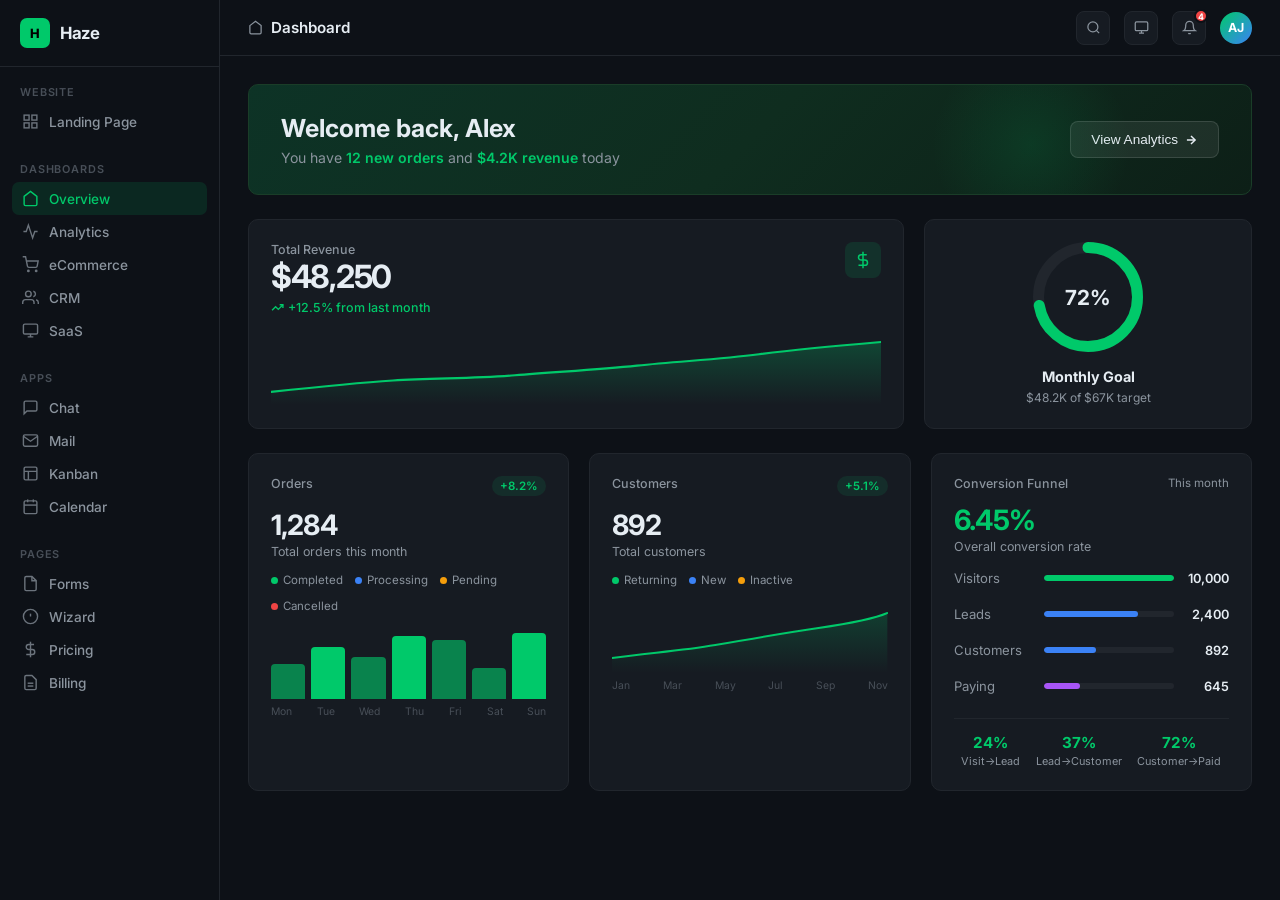
<file: Admin_page/index.html>
<!DOCTYPE html>
<html lang="en">
<head>
  <meta charset="UTF-8" />
  <meta name="viewport" content="width=device-width, initial-scale=1.0"/>
  <title>Haze — Dashboard</title>
  <link rel="stylesheet" href="style.css"/>
</head>
<body>

<!-- ═══════════════ SIDEBAR ═══════════════ -->
<aside class="sidebar">
  <div class="sidebar-logo">
    <div class="logo-icon">H</div>
    Haze
  </div>

  <div class="sidebar-section">
    <div class="sidebar-label">Website</div>
    <a class="nav-item" href="#">
      <svg class="nav-icon" viewBox="0 0 24 24" fill="none" stroke="currentColor" stroke-width="2"><rect x="3" y="3" width="7" height="7"/><rect x="14" y="3" width="7" height="7"/><rect x="14" y="14" width="7" height="7"/><rect x="3" y="14" width="7" height="7"/></svg>
      Landing Page
    </a>
  </div>

  <div class="sidebar-section">
    <div class="sidebar-label">Dashboards</div>
    <a class="nav-item active" href="#">
      <svg class="nav-icon" viewBox="0 0 24 24" fill="none" stroke="currentColor" stroke-width="2"><path d="M3 9l9-7 9 7v11a2 2 0 01-2 2H5a2 2 0 01-2-2z"/></svg>
      Overview
    </a>
    <a class="nav-item" href="#">
      <svg class="nav-icon" viewBox="0 0 24 24" fill="none" stroke="currentColor" stroke-width="2"><polyline points="22 12 18 12 15 21 9 3 6 12 2 12"/></svg>
      Analytics
    </a>
    <a class="nav-item" href="#">
      <svg class="nav-icon" viewBox="0 0 24 24" fill="none" stroke="currentColor" stroke-width="2"><circle cx="9" cy="21" r="1"/><circle cx="20" cy="21" r="1"/><path d="M1 1h4l2.68 13.39a2 2 0 002 1.61h9.72a2 2 0 002-1.61l1.38-7.39H6"/></svg>
      eCommerce
    </a>
    <a class="nav-item" href="#">
      <svg class="nav-icon" viewBox="0 0 24 24" fill="none" stroke="currentColor" stroke-width="2"><path d="M17 21v-2a4 4 0 00-4-4H5a4 4 0 00-4 4v2"/><circle cx="9" cy="7" r="4"/><path d="M23 21v-2a4 4 0 00-3-3.87"/><path d="M16 3.13a4 4 0 010 7.75"/></svg>
      CRM
    </a>
    <a class="nav-item" href="#">
      <svg class="nav-icon" viewBox="0 0 24 24" fill="none" stroke="currentColor" stroke-width="2"><rect x="2" y="3" width="20" height="14" rx="2"/><path d="M8 21h8M12 17v4"/></svg>
      SaaS
    </a>
  </div>

  <div class="sidebar-section">
    <div class="sidebar-label">Apps</div>
    <a class="nav-item" href="#">
      <svg class="nav-icon" viewBox="0 0 24 24" fill="none" stroke="currentColor" stroke-width="2"><path d="M21 15a2 2 0 01-2 2H7l-4 4V5a2 2 0 012-2h14a2 2 0 012 2z"/></svg>
      Chat
    </a>
    <a class="nav-item" href="#">
      <svg class="nav-icon" viewBox="0 0 24 24" fill="none" stroke="currentColor" stroke-width="2"><path d="M4 4h16c1.1 0 2 .9 2 2v12c0 1.1-.9 2-2 2H4c-1.1 0-2-.9-2-2V6c0-1.1.9-2 2-2z"/><polyline points="22,6 12,13 2,6"/></svg>
      Mail
    </a>
    <a class="nav-item" href="#">
      <svg class="nav-icon" viewBox="0 0 24 24" fill="none" stroke="currentColor" stroke-width="2"><rect x="3" y="3" width="18" height="18" rx="2"/><path d="M3 9h18M9 21V9"/></svg>
      Kanban
    </a>
    <a class="nav-item" href="#">
      <svg class="nav-icon" viewBox="0 0 24 24" fill="none" stroke="currentColor" stroke-width="2"><rect x="3" y="4" width="18" height="18" rx="2"/><line x1="16" y1="2" x2="16" y2="6"/><line x1="8" y1="2" x2="8" y2="6"/><line x1="3" y1="10" x2="21" y2="10"/></svg>
      Calendar
    </a>
  </div>

  <div class="sidebar-section">
    <div class="sidebar-label">Pages</div>
    <a class="nav-item" href="#">
      <svg class="nav-icon" viewBox="0 0 24 24" fill="none" stroke="currentColor" stroke-width="2"><path d="M14 2H6a2 2 0 00-2 2v16a2 2 0 002 2h12a2 2 0 002-2V8z"/><polyline points="14 2 14 8 20 8"/></svg>
      Forms
    </a>
    <a class="nav-item" href="#">
      <svg class="nav-icon" viewBox="0 0 24 24" fill="none" stroke="currentColor" stroke-width="2"><circle cx="12" cy="12" r="10"/><line x1="12" y1="8" x2="12" y2="12"/><line x1="12" y1="16" x2="12.01" y2="16"/></svg>
      Wizard
    </a>
    <a class="nav-item" href="#">
      <svg class="nav-icon" viewBox="0 0 24 24" fill="none" stroke="currentColor" stroke-width="2"><line x1="12" y1="1" x2="12" y2="23"/><path d="M17 5H9.5a3.5 3.5 0 000 7h5a3.5 3.5 0 010 7H6"/></svg>
      Pricing
    </a>
    <a class="nav-item" href="#">
      <svg class="nav-icon" viewBox="0 0 24 24" fill="none" stroke="currentColor" stroke-width="2"><path d="M14 2H6a2 2 0 00-2 2v16a2 2 0 002 2h12a2 2 0 002-2V8z"/><line x1="16" y1="13" x2="8" y2="13"/><line x1="16" y1="17" x2="8" y2="17"/></svg>
      Billing
    </a>
  </div>
</aside>

<!-- ═══════════════ MAIN ═══════════════ -->
<div class="main">

  <!-- Topbar -->
  <header class="topbar">
    <div class="topbar-title">
      <svg width="15" height="15" viewBox="0 0 24 24" fill="none" stroke="currentColor" stroke-width="2"><path d="M3 9l9-7 9 7v11a2 2 0 01-2 2H5a2 2 0 01-2-2z"/></svg>
      Dashboard
    </div>
    <div class="topbar-right">
      <div class="icon-btn">
        <svg width="15" height="15" viewBox="0 0 24 24" fill="none" stroke="currentColor" stroke-width="2"><circle cx="11" cy="11" r="8"/><line x1="21" y1="21" x2="16.65" y2="16.65"/></svg>
      </div>
      <div class="icon-btn">
        <svg width="15" height="15" viewBox="0 0 24 24" fill="none" stroke="currentColor" stroke-width="2"><rect x="2" y="3" width="20" height="14" rx="2"/><path d="M8 21h8M12 17v4"/></svg>
      </div>
      <div class="icon-btn badge-wrap">
        <svg width="15" height="15" viewBox="0 0 24 24" fill="none" stroke="currentColor" stroke-width="2"><path d="M18 8A6 6 0 006 8c0 7-3 9-3 9h18s-3-2-3-9"/><path d="M13.73 21a2 2 0 01-3.46 0"/></svg>
        <span class="badge">4</span>
      </div>
      <div class="avatar">AJ</div>
    </div>
  </header>

  <!-- Page -->
  <main class="page">

    <!-- Welcome Banner -->
    <section class="welcome-banner">
      <div class="welcome-text">
        <h1>Welcome back, Alex</h1>
        <p>You have <span>12 new orders</span> and <span>$4.2K revenue</span> today</p>
      </div>
      <button class="banner-btn">
        View Analytics
        <svg width="14" height="14" viewBox="0 0 24 24" fill="none" stroke="currentColor" stroke-width="2.5"><line x1="5" y1="12" x2="19" y2="12"/><polyline points="12 5 19 12 12 19"/></svg>
      </button>
    </section>

    <!-- Revenue + Goal -->
    <div class="stats-grid">

      <!-- Revenue card -->
      <div class="card">
        <div class="card-header">
          <div>
            <div class="card-label">Total Revenue</div>
            <div class="card-value">$48,250</div>
            <div class="card-change">
              <svg width="13" height="13" viewBox="0 0 24 24" fill="none" stroke="currentColor" stroke-width="2.5"><polyline points="22 7 13.5 15.5 8.5 10.5 2 17"/><polyline points="16 7 22 7 22 13"/></svg>
              +12.5% from last month
            </div>
          </div>
          <div class="card-icon">
            <svg width="18" height="18" viewBox="0 0 24 24" fill="none" stroke="currentColor" stroke-width="2"><line x1="12" y1="1" x2="12" y2="23"/><path d="M17 5H9.5a3.5 3.5 0 000 7h5a3.5 3.5 0 010 7H6"/></svg>
          </div>
        </div>
        <!-- SVG sparkline -->
        <div class="sparkline-wrap">
          <svg viewBox="0 0 600 80" preserveAspectRatio="none" xmlns="http://www.w3.org/2000/svg">
            <defs>
              <linearGradient id="sparkGrad" x1="0" y1="0" x2="0" y2="1">
                <stop offset="0%" stop-color="#00c96a" stop-opacity=".25"/>
                <stop offset="100%" stop-color="#00c96a" stop-opacity="0"/>
              </linearGradient>
            </defs>
            <path d="M0,65 C40,60 80,55 120,52 C160,49 200,50 240,46 C280,42 320,40 360,35 C400,30 440,28 480,22 C520,16 560,12 600,8"
                  fill="none" stroke="#00c96a" stroke-width="2.5" stroke-linecap="round"/>
            <path d="M0,65 C40,60 80,55 120,52 C160,49 200,50 240,46 C280,42 320,40 360,35 C400,30 440,28 480,22 C520,16 560,12 600,8 L600,80 L0,80 Z"
                  fill="url(#sparkGrad)"/>
          </svg>
        </div>
      </div>

      <!-- Monthly Goal donut -->
      <div class="card donut-card">
        <div class="donut-wrap">
          <svg class="donut-svg" viewBox="0 0 100 100" xmlns="http://www.w3.org/2000/svg">
            <circle class="donut-track" cx="50" cy="50" r="45"/>
            <circle class="donut-fill"  cx="50" cy="50" r="45"/>
          </svg>
          <div class="donut-label">72%</div>
        </div>
        <div class="donut-info">
          <strong>Monthly Goal</strong><br>
          <small>$48.2K of $67K target</small>
        </div>
      </div>
    </div>

    <!-- Orders · Customers · Conversion -->
    <div class="metrics-grid">

      <!-- Orders -->
      <div class="card metric-card">
        <div class="card-header">
          <div class="card-label">Orders</div>
          <span class="metric-badge">+8.2%</span>
        </div>
        <div class="metric-value">1,284</div>
        <div class="metric-desc">Total orders this month</div>

        <div class="legend" style="margin-top:14px;">
          <span class="legend-item"><span class="dot green"></span>Completed</span>
          <span class="legend-item"><span class="dot blue"></span>Processing</span>
          <span class="legend-item"><span class="dot amber"></span>Pending</span>
          <span class="legend-item"><span class="dot red"></span>Cancelled</span>
        </div>

        <div class="bar-chart">
          <div class="bar" style="height:50%"></div>
          <div class="bar active" style="height:75%"></div>
          <div class="bar" style="height:60%"></div>
          <div class="bar active" style="height:90%"></div>
          <div class="bar" style="height:85%"></div>
          <div class="bar" style="height:45%"></div>
          <div class="bar active" style="height:95%"></div>
        </div>
        <div class="bar-labels">
          <span>Mon</span><span>Tue</span><span>Wed</span><span>Thu</span><span>Fri</span><span>Sat</span><span>Sun</span>
        </div>
      </div>

      <!-- Customers -->
      <div class="card metric-card">
        <div class="card-header">
          <div class="card-label">Customers</div>
          <span class="metric-badge">+5.1%</span>
        </div>
        <div class="metric-value">892</div>
        <div class="metric-desc">Total customers</div>

        <div class="legend" style="margin-top:14px;">
          <span class="legend-item"><span class="dot green"></span>Returning</span>
          <span class="legend-item"><span class="dot blue"></span>New</span>
          <span class="legend-item"><span class="dot amber"></span>Inactive</span>
        </div>

        <!-- customer trend line -->
        <div class="sparkline-wrap" style="margin-top:16px;">
          <svg viewBox="0 0 400 70" preserveAspectRatio="none" xmlns="http://www.w3.org/2000/svg">
            <defs>
              <linearGradient id="custGrad" x1="0" y1="0" x2="0" y2="1">
                <stop offset="0%" stop-color="#00c96a" stop-opacity=".2"/>
                <stop offset="100%" stop-color="#00c96a" stop-opacity="0"/>
              </linearGradient>
            </defs>
            <path d="M0,55 C50,50 100,48 150,42 C200,36 250,30 300,25 C350,20 380,16 400,10"
                  fill="none" stroke="#00c96a" stroke-width="2" stroke-linecap="round"/>
            <path d="M0,55 C50,50 100,48 150,42 C200,36 250,30 300,25 C350,20 380,16 400,10 L400,70 L0,70Z"
                  fill="url(#custGrad)"/>
          </svg>
        </div>
        <div class="bar-labels" style="justify-content:space-between;">
          <span>Jan</span><span>Mar</span><span>May</span><span>Jul</span><span>Sep</span><span>Nov</span>
        </div>
      </div>

      <!-- Conversion Funnel -->
      <div class="card metric-card">
        <div class="card-header">
          <div class="card-label">Conversion Funnel</div>
          <span style="font-size:.72rem; color:var(--text-secondary);">This month</span>
        </div>
        <div class="metric-value" style="color:var(--accent);">6.45%</div>
        <div class="metric-desc">Overall conversion rate</div>

        <div style="margin-top:16px; display:flex; flex-direction:column; gap:10px;">
          <div class="funnel-row">
            <span class="funnel-label">Visitors</span>
            <div class="funnel-bar-bg"><div class="funnel-bar-fill" style="width:100%"></div></div>
            <span class="funnel-val">10,000</span>
          </div>
          <div class="funnel-row">
            <span class="funnel-label">Leads</span>
            <div class="funnel-bar-bg"><div class="funnel-bar-fill blue" style="width:72%"></div></div>
            <span class="funnel-val">2,400</span>
          </div>
          <div class="funnel-row">
            <span class="funnel-label">Customers</span>
            <div class="funnel-bar-bg"><div class="funnel-bar-fill blue" style="width:40%"></div></div>
            <span class="funnel-val">892</span>
          </div>
          <div class="funnel-row">
            <span class="funnel-label">Paying</span>
            <div class="funnel-bar-bg"><div class="funnel-bar-fill purple" style="width:28%"></div></div>
            <span class="funnel-val">645</span>
          </div>
        </div>

        <div class="funnel-rates">
          <div class="funnel-rate-item">
            <div class="funnel-rate-pct">24%</div>
            <div class="funnel-rate-lbl">Visit→Lead</div>
          </div>
          <div class="funnel-rate-item">
            <div class="funnel-rate-pct">37%</div>
            <div class="funnel-rate-lbl">Lead→Customer</div>
          </div>
          <div class="funnel-rate-item">
            <div class="funnel-rate-pct">72%</div>
            <div class="funnel-rate-lbl">Customer→Paid</div>
          </div>
        </div>
      </div>

    </div>
    <!-- /metrics-grid -->

  </main>
</div>

</body>
</html>
</file>
<file: Admin_page/style.css>
@import url('https://fonts.googleapis.com/css2?family=Inter:wght@300;400;500;600;700&display=swap');

/* ── Reset & Base ── */
*, *::before, *::after { box-sizing: border-box; margin: 0; padding: 0; }

:root {
  --bg-base:        #0d1117;
  --bg-card:        #161b22;
  --bg-card-hover:  #1c2333;
  --bg-sidebar:     #0d1117;
  --border:         #21262d;
  --accent:         #00c96a;
  --accent-dim:     rgba(0,201,106,.12);
  --accent-blue:    #3b82f6;
  --accent-purple:  #a855f7;
  --accent-amber:   #f59e0b;
  --text-primary:   #e6edf3;
  --text-secondary: #8b949e;
  --text-muted:     #484f58;
  --sidebar-w:      220px;
  --header-h:       56px;
  --radius:         10px;
  --font:           'Inter', sans-serif;
}

body {
  font-family: var(--font);
  background: var(--bg-base);
  color: var(--text-primary);
  min-height: 100vh;
  display: flex;
}

/* ── Sidebar ── */
.sidebar {
  width: var(--sidebar-w);
  background: var(--bg-sidebar);
  border-right: 1px solid var(--border);
  display: flex;
  flex-direction: column;
  position: fixed;
  top: 0; left: 0; bottom: 0;
  z-index: 100;
  overflow-y: auto;
}

.sidebar-logo {
  display: flex;
  align-items: center;
  gap: 10px;
  padding: 18px 20px;
  border-bottom: 1px solid var(--border);
  font-weight: 700;
  font-size: 1.05rem;
  letter-spacing: -.3px;
}

.logo-icon {
  width: 30px; height: 30px;
  background: var(--accent);
  border-radius: 7px;
  display: grid; place-items: center;
  font-size: .8rem;
  font-weight: 800;
  color: #000;
  flex-shrink: 0;
}

.sidebar-section {
  padding: 18px 12px 6px;
}

.sidebar-label {
  font-size: .68rem;
  font-weight: 600;
  letter-spacing: .08em;
  text-transform: uppercase;
  color: var(--text-muted);
  padding: 0 8px;
  margin-bottom: 6px;
}

.nav-item {
  display: flex;
  align-items: center;
  gap: 10px;
  padding: 8px 10px;
  border-radius: 7px;
  cursor: pointer;
  font-size: .85rem;
  font-weight: 500;
  color: var(--text-secondary);
  transition: background .15s, color .15s;
  text-decoration: none;
}

.nav-item:hover { background: var(--bg-card); color: var(--text-primary); }

.nav-item.active {
  background: var(--accent-dim);
  color: var(--accent);
}

.nav-icon {
  width: 17px; height: 17px;
  opacity: .75;
  flex-shrink: 0;
}

.nav-item.active .nav-icon { opacity: 1; }

/* ── Main Layout ── */
.main {
  margin-left: var(--sidebar-w);
  flex: 1;
  display: flex;
  flex-direction: column;
  min-height: 100vh;
}

/* ── Topbar ── */
.topbar {
  height: var(--header-h);
  background: var(--bg-base);
  border-bottom: 1px solid var(--border);
  display: flex;
  align-items: center;
  justify-content: space-between;
  padding: 0 28px;
  position: sticky;
  top: 0;
  z-index: 50;
}

.topbar-title {
  font-size: .95rem;
  font-weight: 600;
  display: flex;
  align-items: center;
  gap: 8px;
}

.topbar-title svg { color: var(--text-secondary); }

.topbar-right {
  display: flex;
  align-items: center;
  gap: 14px;
}

.icon-btn {
  width: 34px; height: 34px;
  border-radius: 8px;
  border: 1px solid var(--border);
  background: var(--bg-card);
  display: grid; place-items: center;
  cursor: pointer;
  color: var(--text-secondary);
  transition: background .15s;
}

.icon-btn:hover { background: var(--bg-card-hover); }

.avatar {
  width: 32px; height: 32px;
  border-radius: 50%;
  background: linear-gradient(135deg, var(--accent), var(--accent-blue));
  display: grid; place-items: center;
  font-size: .78rem;
  font-weight: 700;
  color: #fff;
  cursor: pointer;
}

.badge-wrap { position: relative; }
.badge {
  position: absolute;
  top: -3px; right: -3px;
  width: 14px; height: 14px;
  background: #ef4444;
  border-radius: 50%;
  font-size: .55rem;
  font-weight: 700;
  display: grid; place-items: center;
  color: #fff;
  border: 2px solid var(--bg-base);
}

/* ── Page Content ── */
.page {
  padding: 28px;
  display: flex;
  flex-direction: column;
  gap: 24px;
}

/* ── Welcome Banner ── */
.welcome-banner {
  background: linear-gradient(135deg, #0d3326 0%, #0f2d1f 50%, #0d1f17 100%);
  border: 1px solid #1a3d28;
  border-radius: var(--radius);
  padding: 28px 32px;
  display: flex;
  justify-content: space-between;
  align-items: center;
  position: relative;
  overflow: hidden;
}

.welcome-banner::before {
  content: '';
  position: absolute;
  top: -40px; right: 120px;
  width: 200px; height: 200px;
  background: radial-gradient(circle, rgba(0,201,106,.12) 0%, transparent 70%);
  pointer-events: none;
}

.welcome-text h1 {
  font-size: 1.55rem;
  font-weight: 700;
  margin-bottom: 6px;
}

.welcome-text p {
  font-size: .88rem;
  color: var(--text-secondary);
}

.welcome-text p span { color: var(--accent); font-weight: 600; }

.banner-btn {
  background: rgba(255,255,255,.07);
  border: 1px solid rgba(255,255,255,.12);
  color: var(--text-primary);
  padding: 10px 20px;
  border-radius: 8px;
  font-size: .85rem;
  font-weight: 500;
  cursor: pointer;
  display: flex;
  align-items: center;
  gap: 6px;
  white-space: nowrap;
  transition: background .15s;
}

.banner-btn:hover { background: rgba(255,255,255,.12); }

/* ── Stats Grid ── */
.stats-grid {
  display: grid;
  grid-template-columns: 2fr 1fr;
  gap: 20px;
}

.card {
  background: var(--bg-card);
  border: 1px solid var(--border);
  border-radius: var(--radius);
  padding: 22px;
}

.card-header {
  display: flex;
  justify-content: space-between;
  align-items: flex-start;
  margin-bottom: 8px;
}

.card-label {
  font-size: .78rem;
  color: var(--text-secondary);
  font-weight: 500;
}

.card-icon {
  width: 36px; height: 36px;
  border-radius: 8px;
  background: var(--accent-dim);
  display: grid; place-items: center;
  color: var(--accent);
}

.card-value {
  font-size: 2rem;
  font-weight: 700;
  letter-spacing: -.04em;
  margin-bottom: 4px;
}

.card-change {
  font-size: .78rem;
  color: var(--accent);
  font-weight: 500;
  display: flex;
  align-items: center;
  gap: 4px;
}

/* ── Sparkline (pure CSS) ── */
.sparkline-wrap {
  margin-top: 20px;
  height: 70px;
  position: relative;
  overflow: hidden;
}

.sparkline-wrap svg {
  width: 100%; height: 100%;
}

/* ── Donut ── */
.donut-card {
  display: flex;
  flex-direction: column;
  align-items: center;
  justify-content: center;
  gap: 14px;
}

.donut-wrap {
  position: relative;
  width: 110px; height: 110px;
}

.donut-svg { width: 110px; height: 110px; transform: rotate(-90deg); }

.donut-track { fill: none; stroke: var(--border); stroke-width: 10; }
.donut-fill  { fill: none; stroke: var(--accent); stroke-width: 10;
               stroke-linecap: round;
               stroke-dasharray: 283; stroke-dashoffset: 79;
               transition: stroke-dashoffset .5s; }

.donut-label {
  position: absolute;
  inset: 0;
  display: flex; flex-direction: column;
  align-items: center; justify-content: center;
  font-size: 1.3rem;
  font-weight: 700;
}

.donut-sub { font-size: .68rem; color: var(--text-secondary); }

.donut-info { text-align: center; }
.donut-info strong { font-size: .9rem; }
.donut-info small  { font-size: .75rem; color: var(--text-secondary); }

/* ── Metrics Row ── */
.metrics-grid {
  display: grid;
  grid-template-columns: repeat(3, 1fr);
  gap: 20px;
}

.metric-card .card-header { margin-bottom: 12px; }

.metric-badge {
  font-size: .72rem;
  padding: 3px 8px;
  border-radius: 20px;
  background: rgba(0,201,106,.1);
  color: var(--accent);
  font-weight: 600;
}

.metric-value {
  font-size: 1.75rem;
  font-weight: 700;
  letter-spacing: -.03em;
}

.metric-desc {
  font-size: .78rem;
  color: var(--text-secondary);
  margin-top: 2px;
}

/* ── Bar chart ── */
.bar-chart {
  display: flex;
  align-items: flex-end;
  gap: 6px;
  height: 70px;
  margin-top: 16px;
}

.bar {
  flex: 1;
  border-radius: 4px 4px 0 0;
  background: var(--accent);
  opacity: .6;
  transition: opacity .2s;
}

.bar:hover { opacity: 1; }
.bar.active { opacity: 1; }

.bar-labels {
  display: flex;
  justify-content: space-between;
  margin-top: 6px;
  font-size: .65rem;
  color: var(--text-muted);
}

/* ── Funnel ── */
.funnel-row {
  display: flex;
  align-items: center;
  justify-content: space-between;
  margin-bottom: 10px;
  font-size: .82rem;
}

.funnel-label { color: var(--text-secondary); min-width: 80px; }
.funnel-val   { font-weight: 600; min-width: 45px; text-align: right; font-size: .8rem; }

.funnel-bar-bg {
  flex: 1;
  height: 6px;
  background: var(--border);
  border-radius: 3px;
  margin: 0 10px;
  overflow: hidden;
}

.funnel-bar-fill {
  height: 100%;
  border-radius: 3px;
  background: var(--accent);
}

.funnel-bar-fill.blue   { background: var(--accent-blue); }
.funnel-bar-fill.purple { background: var(--accent-purple); }

.funnel-rates {
  display: flex;
  justify-content: space-around;
  margin-top: 14px;
  padding-top: 14px;
  border-top: 1px solid var(--border);
}

.funnel-rate-item { text-align: center; }
.funnel-rate-pct  { font-size: .95rem; font-weight: 700; color: var(--accent); }
.funnel-rate-lbl  { font-size: .68rem; color: var(--text-secondary); margin-top: 2px; }

/* ── Legend dots ── */
.legend {
  display: flex;
  gap: 12px;
  flex-wrap: wrap;
  margin-bottom: 12px;
}

.legend-item {
  display: flex;
  align-items: center;
  gap: 5px;
  font-size: .72rem;
  color: var(--text-secondary);
}

.dot {
  width: 7px; height: 7px;
  border-radius: 50%;
  flex-shrink: 0;
}

.dot.green  { background: var(--accent); }
.dot.blue   { background: var(--accent-blue); }
.dot.amber  { background: var(--accent-amber); }
.dot.red    { background: #ef4444; }
</file>
